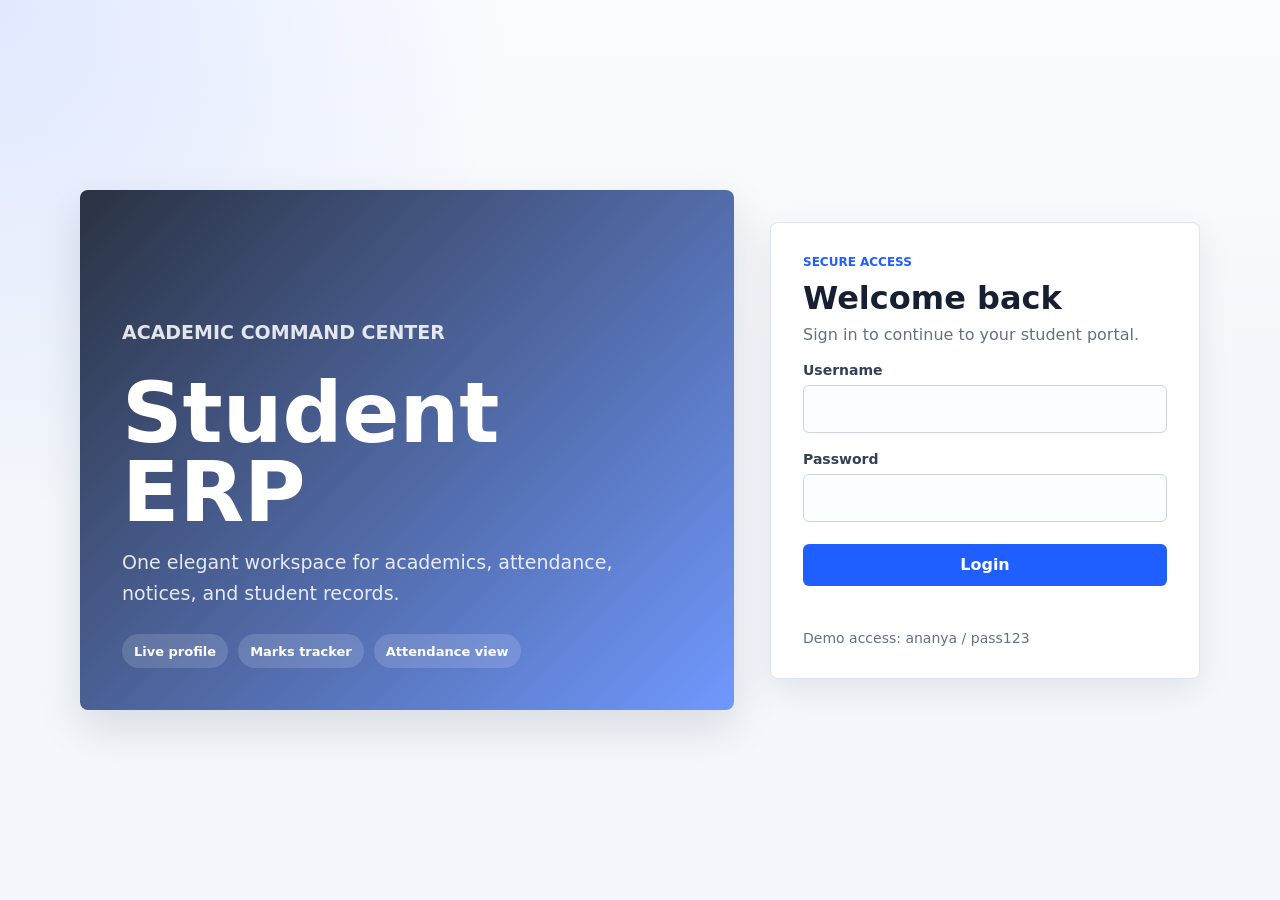
<file: src/main/resources/static/index.html>
<!DOCTYPE html>
<html lang="en">
<head>
    <meta charset="UTF-8">
    <meta name="viewport" content="width=device-width, initial-scale=1.0">
    <title>Student ERP | Sign in</title>
    <link rel="stylesheet" href="css/style.css">
</head>
<body>
    <main class="login-page">
        <section class="login-hero" aria-label="Student ERP overview">
            <p class="eyebrow">Academic command center</p>
            <h1>Student ERP</h1>
            <p>One elegant workspace for academics, attendance, notices, and student records.</p>
            <div class="login-highlights">
                <span>Live profile</span>
                <span>Marks tracker</span>
                <span>Attendance view</span>
            </div>
        </section>

        <section class="login-box">
            <div class="form-heading">
                <p class="eyebrow">Secure access</p>
                <h2>Welcome back</h2>
                <p>Sign in to continue to your student portal.</p>
            </div>
            <form id="loginForm">
                <div class="field">
                    <label for="username">Username</label>
                    <input type="text" id="username" name="username" autocomplete="username" required>
                </div>

                <div class="field">
                    <label for="password">Password</label>
                    <input type="password" id="password" name="password" autocomplete="current-password" required>
                </div>

                <button type="submit" class="primary-action">Login</button>
            </form>
            <p id="loginMessage" class="message"></p>
            <p class="hint">Demo access: ananya / pass123</p>
        </section>
    </main>

    <script src="js/app.js"></script>
</body>
</html>
</file>
<file: src/main/resources/static/css/style.css>
:root {
    --bg: #f4f7fb;
    --ink: #172033;
    --muted: #667085;
    --line: #dce3ee;
    --surface: #ffffff;
    --surface-soft: #f8fafc;
    --primary: #1f5eff;
    --primary-dark: #173fc2;
    --cyan: #0e7490;
    --green: #15803d;
    --amber: #b45309;
    --rose: #be123c;
    --nav: #101828;
    --shadow: 0 18px 45px rgba(16, 24, 40, 0.12);
    --radius: 8px;
}

* {
    box-sizing: border-box;
}

body {
    min-height: 100vh;
    margin: 0;
    background:
        radial-gradient(circle at top left, rgba(31, 94, 255, 0.12), transparent 32rem),
        linear-gradient(180deg, #fbfcff 0, var(--bg) 24rem),
        var(--bg);
    color: var(--ink);
    font-family: Inter, ui-sans-serif, system-ui, -apple-system, BlinkMacSystemFont, "Segoe UI", sans-serif;
}

h1,
h2,
h3,
p {
    margin-top: 0;
}

a {
    color: inherit;
}

.login-page {
    min-height: 100vh;
    display: grid;
    grid-template-columns: minmax(0, 1fr) 430px;
    gap: 36px;
    align-items: center;
    width: min(1120px, calc(100% - 40px));
    margin: 0 auto;
    padding: 40px 0;
}

.login-hero {
    min-height: 520px;
    display: flex;
    flex-direction: column;
    justify-content: flex-end;
    padding: 42px;
    border-radius: var(--radius);
    color: #ffffff;
    background:
        linear-gradient(135deg, rgba(16, 24, 40, 0.88), rgba(31, 94, 255, 0.62)),
        url("https://images.unsplash.com/photo-1523580846011-d3a5bc25702b?auto=format&fit=crop&w=1200&q=80") center/cover;
    box-shadow: var(--shadow);
    overflow: hidden;
}

.login-hero h1 {
    max-width: 660px;
    margin-bottom: 14px;
    font-size: clamp(44px, 7vw, 84px);
    line-height: 0.95;
    letter-spacing: 0;
}

.login-hero p {
    max-width: 560px;
    margin-bottom: 26px;
    color: rgba(255, 255, 255, 0.86);
    font-size: 19px;
    line-height: 1.6;
}

.login-highlights {
    display: flex;
    flex-wrap: wrap;
    gap: 10px;
}

.login-highlights span,
.session-badge {
    display: inline-flex;
    min-height: 34px;
    align-items: center;
    padding: 7px 12px;
    border-radius: 999px;
    background: rgba(255, 255, 255, 0.14);
    color: #ffffff;
    font-size: 13px;
    font-weight: 800;
}

.login-box,
.panel,
.metric-card,
.nav-card,
.welcome-panel {
    background: rgba(255, 255, 255, 0.92);
    border: 1px solid rgba(220, 227, 238, 0.9);
    border-radius: var(--radius);
    box-shadow: 0 12px 34px rgba(16, 24, 40, 0.08);
}

.login-box {
    padding: 32px;
}

.form-heading h2 {
    margin-bottom: 8px;
    font-size: 32px;
    letter-spacing: 0;
}

.form-heading p:not(.eyebrow) {
    color: var(--muted);
}

.eyebrow {
    margin-bottom: 10px;
    color: var(--primary);
    font-size: 12px;
    font-weight: 900;
    letter-spacing: 0;
    text-transform: uppercase;
}

.field {
    margin-top: 18px;
}

label {
    display: block;
    margin-bottom: 7px;
    color: #344054;
    font-size: 14px;
    font-weight: 800;
}

input {
    width: 100%;
    min-height: 48px;
    padding: 12px 14px;
    border: 1px solid #cbd5e1;
    border-radius: 6px;
    background: #fbfdff;
    color: var(--ink);
    font: inherit;
}

input:focus {
    border-color: var(--primary);
    outline: 3px solid rgba(31, 94, 255, 0.16);
}

button {
    min-height: 42px;
    border: 0;
    border-radius: 6px;
    font: inherit;
    font-weight: 800;
    cursor: pointer;
    transition: transform 0.18s ease, background 0.18s ease, color 0.18s ease;
}

button:hover {
    transform: translateY(-1px);
}

.primary-action {
    width: 100%;
    margin-top: 22px;
    background: var(--primary);
    color: #ffffff;
}

.primary-action:hover {
    background: var(--primary-dark);
}

.ghost-action {
    width: 100%;
    margin-top: auto;
    border: 1px solid rgba(255, 255, 255, 0.18);
    background: rgba(255, 255, 255, 0.08);
    color: #ffffff;
}

.message {
    min-height: 22px;
    margin: 14px 0 0;
    color: #b42318;
    font-weight: 700;
}

.hint {
    margin: 8px 0 0;
    color: var(--muted);
    font-size: 14px;
}

.app-shell {
    min-height: 100vh;
    display: grid;
    grid-template-columns: 268px minmax(0, 1fr);
}

.sidebar {
    position: sticky;
    top: 0;
    min-height: 100vh;
    display: flex;
    flex-direction: column;
    gap: 24px;
    padding: 24px;
    background: var(--nav);
    color: #ffffff;
}

.brand {
    display: flex;
    align-items: center;
    gap: 12px;
    text-decoration: none;
}

.brand-mark {
    display: grid;
    width: 46px;
    height: 46px;
    place-items: center;
    border-radius: 8px;
    background: #ffffff;
    color: var(--nav);
    font-weight: 900;
}

.brand strong,
.brand small {
    display: block;
}

.brand small {
    margin-top: 2px;
    color: #a5b4fc;
    font-size: 12px;
}

.side-nav {
    display: grid;
    gap: 8px;
}

.side-nav a {
    display: flex;
    align-items: center;
    min-height: 42px;
    padding: 10px 12px;
    border-radius: 6px;
    color: #d0d5dd;
    font-weight: 750;
    text-decoration: none;
}

.side-nav a:hover,
.side-nav a.active {
    background: rgba(255, 255, 255, 0.1);
    color: #ffffff;
}

.content-area {
    width: min(1180px, 100%);
    margin: 0 auto;
}

.dashboard {
    padding: 32px;
    display: grid;
    gap: 22px;
}

.welcome-panel {
    display: flex;
    align-items: center;
    justify-content: space-between;
    gap: 20px;
    padding: 28px;
}

.welcome-panel h1,
.page-heading h1 {
    margin-bottom: 8px;
    font-size: clamp(34px, 5vw, 56px);
    line-height: 1.05;
    letter-spacing: 0;
}

.welcome-panel p:not(.eyebrow),
.page-heading p:not(.eyebrow) {
    max-width: 720px;
    margin-bottom: 0;
    color: var(--muted);
    font-size: 17px;
    line-height: 1.6;
}

.session-badge {
    flex: 0 0 auto;
    background: #ecfdf3;
    color: #027a48;
}

.metrics-grid,
.dashboard-grid,
.profile-grid,
.summary-strip {
    display: grid;
    gap: 16px;
}

.metrics-grid {
    grid-template-columns: repeat(3, minmax(0, 1fr));
}

.metric-card {
    min-height: 134px;
    padding: 20px;
}

.metric-label,
.detail-label {
    display: block;
    margin-bottom: 12px;
    color: var(--muted);
    font-size: 12px;
    font-weight: 900;
    letter-spacing: 0;
    text-transform: uppercase;
}

.metric-card strong {
    display: block;
    overflow-wrap: anywhere;
    color: var(--ink);
    font-size: 36px;
    line-height: 1.05;
}

.metric-card small {
    display: block;
    margin-top: 8px;
    color: var(--muted);
}

.dashboard-grid {
    grid-template-columns: repeat(4, minmax(0, 1fr));
}

.nav-card {
    display: grid;
    min-height: 220px;
    padding: 20px;
    color: inherit;
    text-decoration: none;
    transition: border-color 0.18s ease, box-shadow 0.18s ease, transform 0.18s ease;
}

.nav-card:hover {
    border-color: rgba(31, 94, 255, 0.55);
    box-shadow: var(--shadow);
    transform: translateY(-3px);
}

.card-icon {
    display: grid;
    width: 44px;
    height: 44px;
    place-items: center;
    border-radius: 8px;
    color: #ffffff;
    font-weight: 900;
}

.profile-icon {
    background: var(--primary);
}

.marks-icon {
    background: var(--amber);
}

.attendance-icon {
    background: var(--cyan);
}

.announcement-icon {
    background: var(--rose);
}

.card-title {
    align-self: end;
    margin-top: 22px;
    color: var(--ink);
    font-size: 23px;
    font-weight: 900;
}

.card-text {
    margin-top: 8px;
    color: var(--muted);
    line-height: 1.5;
}

.card-link {
    align-self: end;
    margin-top: 24px;
    color: var(--primary);
    font-weight: 900;
}

.page-heading {
    padding-top: 8px;
}

.panel {
    padding: 22px;
    min-height: 120px;
    overflow-x: auto;
}

.profile-grid {
    grid-template-columns: repeat(2, minmax(0, 1fr));
}

.profile-tile {
    min-height: 112px;
    padding: 18px;
    border: 1px solid var(--line);
    border-radius: var(--radius);
    background: var(--surface-soft);
}

.profile-tile strong {
    display: block;
    overflow-wrap: anywhere;
    font-size: 22px;
}

.summary-strip {
    grid-template-columns: repeat(3, minmax(0, 1fr));
    margin-bottom: 18px;
}

.mini-stat {
    padding: 16px;
    border: 1px solid var(--line);
    border-radius: var(--radius);
    background: var(--surface-soft);
}

.mini-stat strong {
    display: block;
    margin-top: 4px;
    font-size: 26px;
}

table {
    width: 100%;
    min-width: 560px;
    border-collapse: collapse;
}

th,
td {
    padding: 15px 14px;
    border-bottom: 1px solid #e4e9f2;
    text-align: left;
}

th {
    background: #f8fafc;
    color: #475467;
    font-size: 12px;
    font-weight: 900;
    letter-spacing: 0;
    text-transform: uppercase;
}

tr:last-child td {
    border-bottom: 0;
}

.score-cell {
    width: 220px;
}

.progress-track {
    height: 8px;
    margin-top: 8px;
    overflow: hidden;
    border-radius: 999px;
    background: #e5e7eb;
}

.progress-fill {
    height: 100%;
    border-radius: inherit;
    background: var(--primary);
}

.status-pill {
    display: inline-flex;
    align-items: center;
    min-height: 28px;
    padding: 5px 10px;
    border-radius: 999px;
    background: #ecfdf3;
    color: #027a48;
    font-size: 12px;
    font-weight: 900;
}

.status-pill.warning {
    background: #fffaeb;
    color: #b54708;
}

.status-pill.danger {
    background: #fff1f3;
    color: #c01048;
}

.announcement-list {
    display: grid;
    gap: 14px;
}

.announcement {
    padding: 18px;
    border: 1px solid #e4e9f2;
    border-radius: var(--radius);
    background: var(--surface-soft);
}

.announcement h3 {
    margin-bottom: 8px;
    font-size: 18px;
    text-transform: capitalize;
}

.announcement p {
    margin-bottom: 0;
    color: #475467;
    line-height: 1.55;
}

@media (max-width: 980px) {
    .login-page,
    .app-shell {
        grid-template-columns: 1fr;
    }

    .login-hero {
        min-height: 380px;
    }

    .sidebar {
        position: static;
        min-height: auto;
    }

    .ghost-action {
        margin-top: 0;
    }

    .metrics-grid,
    .dashboard-grid {
        grid-template-columns: repeat(2, minmax(0, 1fr));
    }
}

@media (max-width: 640px) {
    .login-page {
        width: min(100% - 28px, 1120px);
        padding: 18px 0;
    }

    .login-hero,
    .login-box,
    .dashboard,
    .welcome-panel,
    .panel {
        padding: 20px;
    }

    .welcome-panel {
        align-items: flex-start;
        flex-direction: column;
    }

    .metrics-grid,
    .dashboard-grid,
    .profile-grid,
    .summary-strip {
        grid-template-columns: 1fr;
    }

    .nav-card {
        min-height: 188px;
    }
}
</file>
